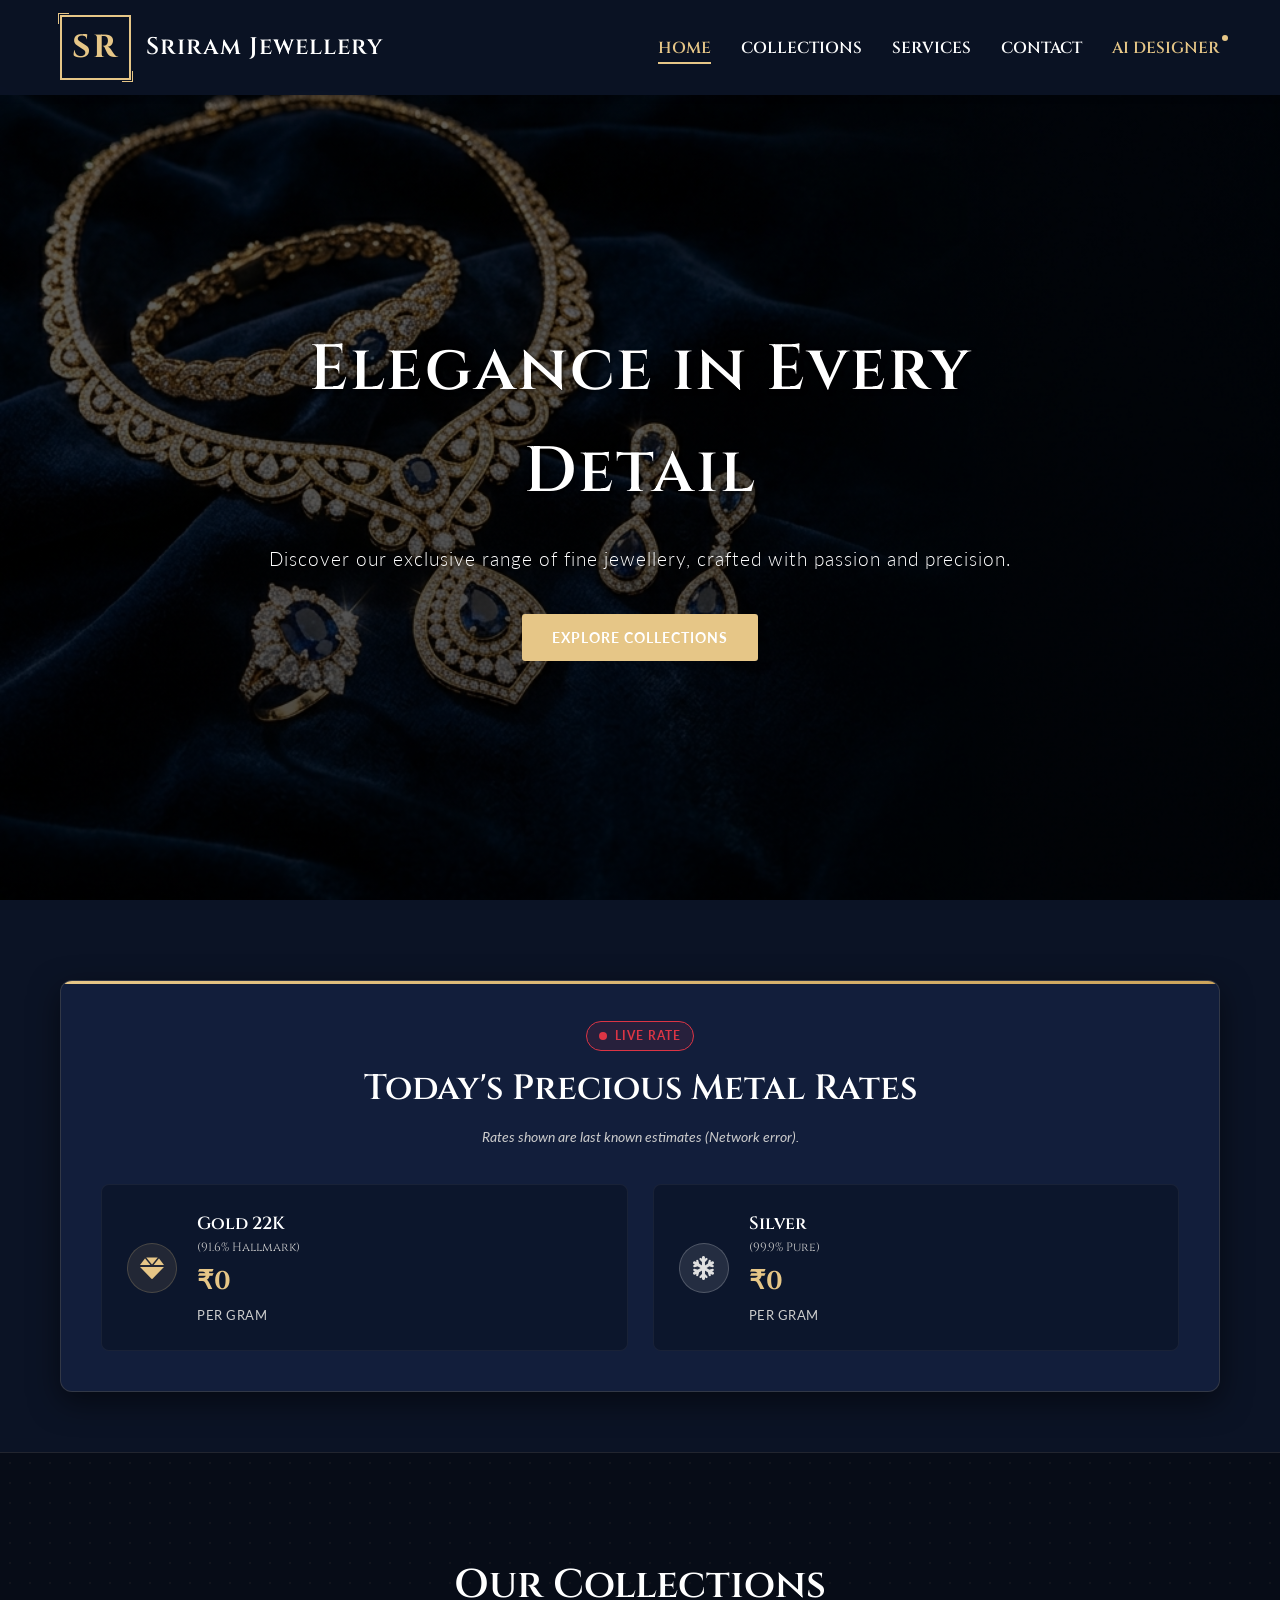
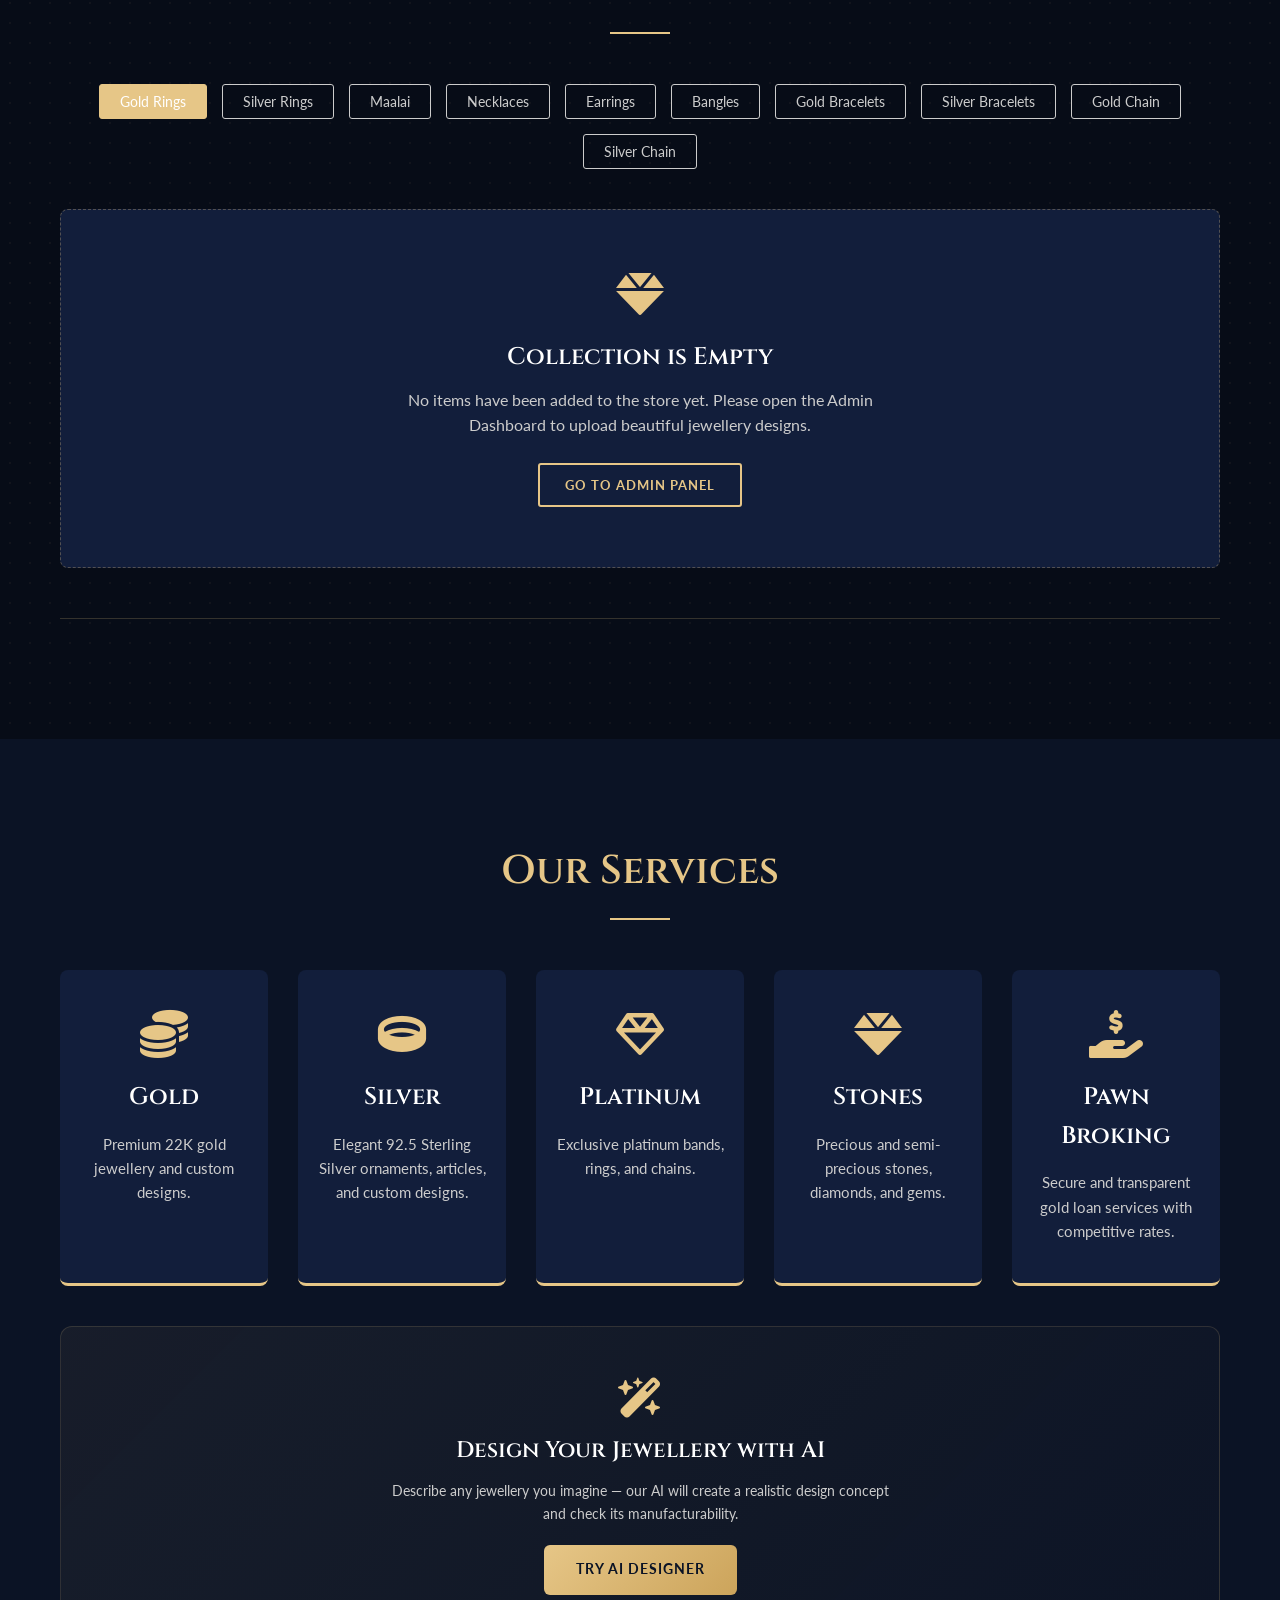
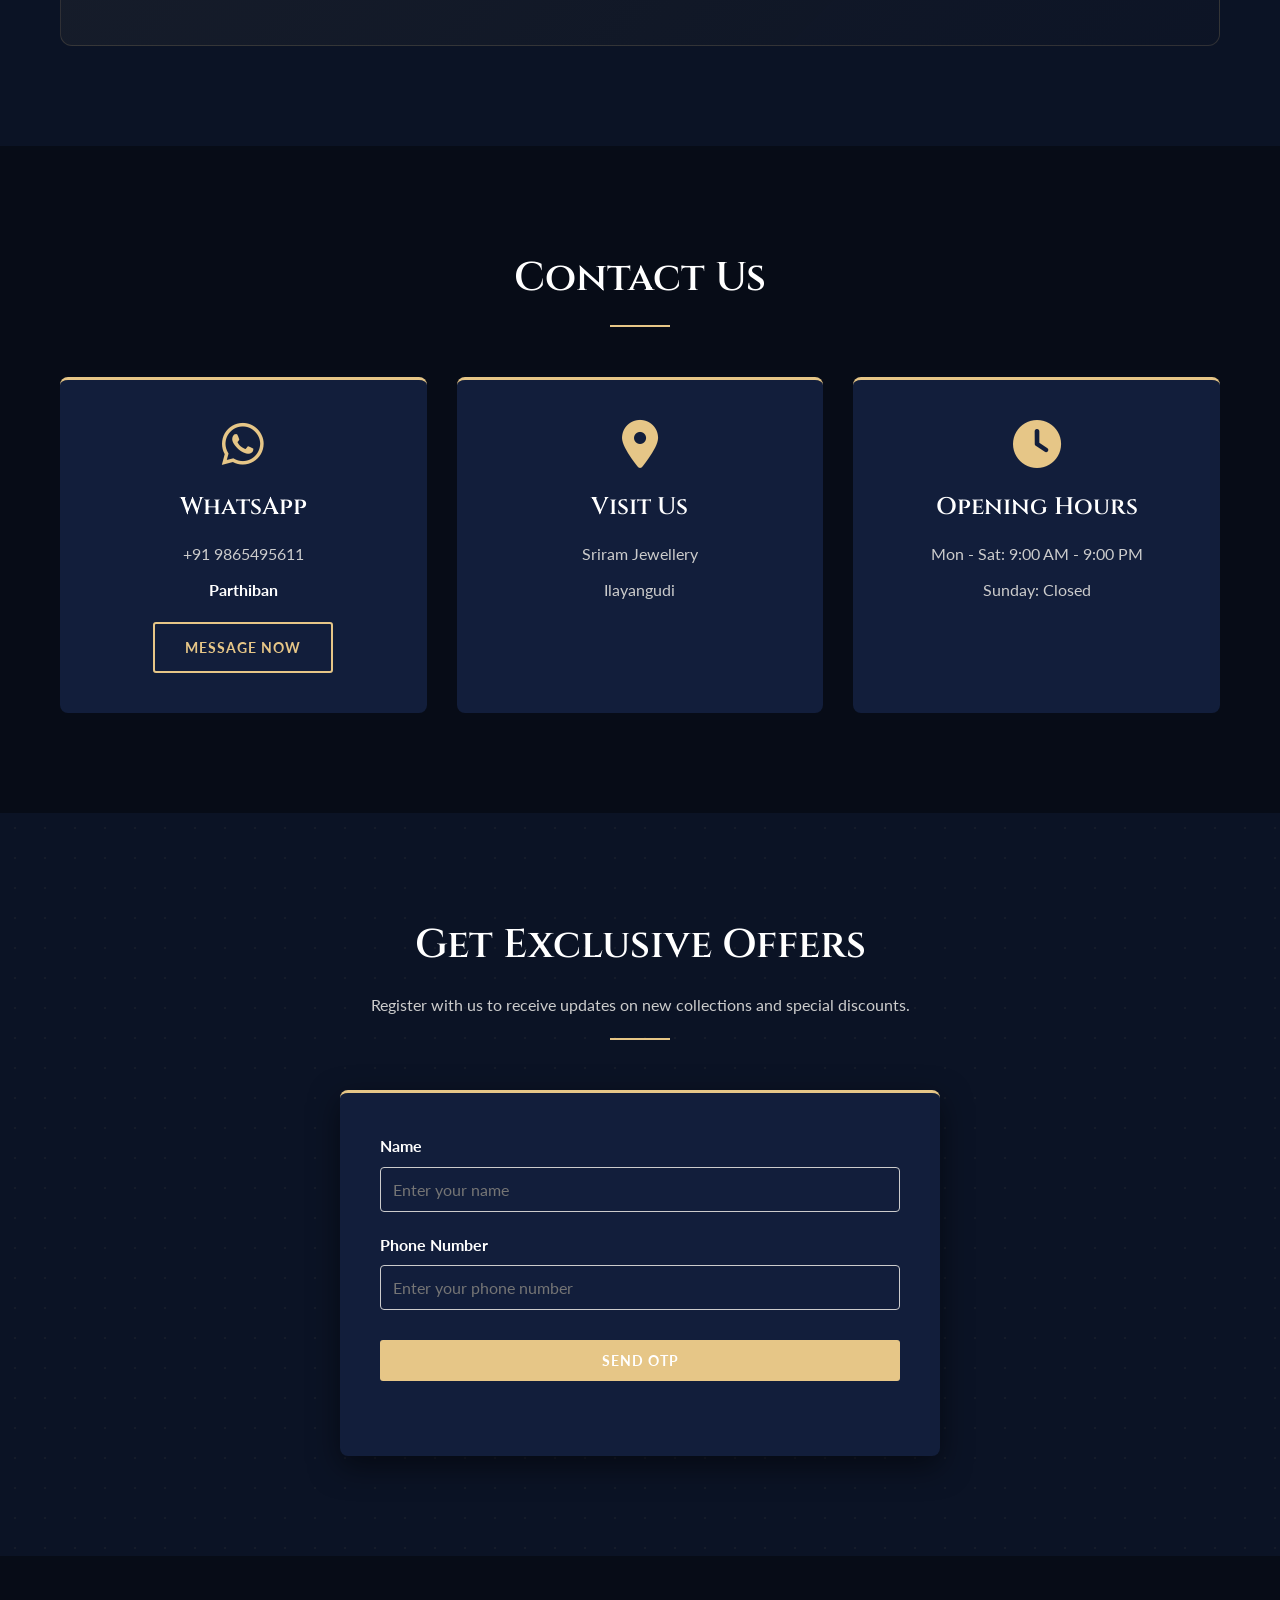
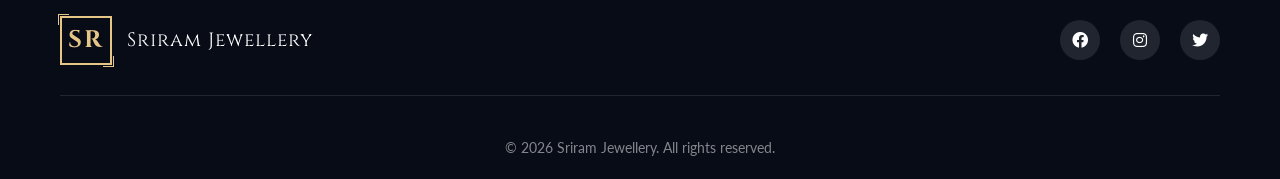
<file: index.html>
<!DOCTYPE html>
<html lang="en">
<head>
    <meta charset="UTF-8">
    <meta name="viewport" content="width=device-width, initial-scale=1.0">
    <title>Sriram Jewellery | Exclusive Collections</title>
    <link rel="stylesheet" href="style.css?v=23">
    <link href="https://fonts.googleapis.com/css2?family=Cinzel:wght@400;600;700&family=Lato:wght@300;400;700&display=swap" rel="stylesheet">
    <link rel="stylesheet" href="https://cdnjs.cloudflare.com/ajax/libs/font-awesome/6.0.0/css/all.min.css">
</head>
<body>
    <!-- Header -->
    <header>
        <div class="container header-container">
            <div class="logo-container">
                <div class="sr-logo">SR</div>
                <h1>Sriram Jewellery</h1>
            </div>
            <nav>
                <ul class="nav-links">
                    <li><a href="#home" class="active">Home</a></li>
                    <li><a href="#collections">Collections</a></li>
                    <li><a href="#services">Services</a></li>
                    <li><a href="#contact">Contact</a></li>
                    <li><a href="ai-designer.html" class="ai-designer-link">AI Designer</a></li>
                </ul>
            </nav>
            <div class="mobile-menu-btn">
                <i class="fas fa-bars"></i>
            </div>
        </div>
    </header>

    <!-- Hero Section -->
    <section id="home" class="hero">
        <div class="hero-content">
            <h2>Elegance in Every Detail</h2>
            <p>Discover our exclusive range of fine jewellery, crafted with passion and precision.</p>
            <a href="#collections" class="btn btn-primary">Explore Collections</a>
        </div>
        <div class="hero-overlay"></div>
    </section>

    <!-- Live Gold & Silver Rates Section -->
    <section id="live-rates" class="live-rates">
        <div class="container">
            <div class="rates-wrapper">
                <div class="rates-header">
                    <span class="live-badge"><span class="live-dot"></span> LIVE RATE</span>
                    <h2>Today's Precious Metal Rates</h2>
                    <p class="last-updated" id="rates-timestamp">Loading live rate...</p>
                </div>
                <div class="rates-grid">

                    <div class="rate-card">
                        <div class="rate-icon gold-icon"><i class="fas fa-gem"></i></div>
                        <div class="rate-details">
                            <h3>Gold 22K <span class="purity">(91.6% Hallmark)</span></h3>
                            <p class="rate-value" id="rate-22k">₹---</p>
                            <p class="rate-info">per Gram</p>
                        </div>
                    </div>
                    <div class="rate-card">
                        <div class="rate-icon silver-icon"><i class="fas fa-snowflake"></i></div>
                        <div class="rate-details">
                            <h3>Silver <span class="purity">(99.9% Pure)</span></h3>
                            <p class="rate-value" id="rate-silver">₹---</p>
                            <p class="rate-info">per Gram</p>
                        </div>
                    </div>
                </div>
            </div>
        </div>
    </section>
    <section id="collections" class="collections">
        <div class="container">
            <div class="section-header">
                <h2>Our Collections</h2>
                <div class="line"></div>
            </div>
            
            <div class="category-filter" id="categoryFilter">
                <button class="filter-btn active" data-filter="Rings">Gold Rings</button>
                <button class="filter-btn" data-filter="Silver Rings">Silver Rings</button>
                <button class="filter-btn" data-filter="Maalai">Maalai</button>
                <button class="filter-btn" data-filter="Necklaces">Necklaces</button>
                <button class="filter-btn" data-filter="Earrings">Earrings</button>
                <button class="filter-btn" data-filter="Bangles">Bangles</button>
                <button class="filter-btn" data-filter="Bracelets">Gold Bracelets</button>
                <button class="filter-btn" data-filter="Silver Bracelets">Silver Bracelets</button>
                <button class="filter-btn" data-filter="Chain">Gold Chain</button>
                <button class="filter-btn" data-filter="Silver Chain">Silver Chain</button>
            </div>

            <!-- Products Grid -->
            <div class="products-grid" id="productsGrid">
                <!-- Products will be injected here by JS -->
            </div>

            <!-- Pagination Controls -->
            <div class="pagination-controls" id="paginationControls">
                <!-- Pagination buttons injected here -->
            </div>
        </div>
    </section>



    <!-- Services Section -->
    <section id="services" class="services">
        <div class="container">
            <div class="section-header">
                <h2>Our Services</h2>
                <div class="line"></div>
            </div>
            <div class="services-grid">
                <div class="service-card">
                    <i class="fas fa-coins"></i>
                    <h3>Gold</h3>
                    <p>Premium 22K gold jewellery and custom designs.</p>
                </div>
                <div class="service-card">
                    <i class="fas fa-ring"></i>
                    <h3>Silver</h3>
                    <p>Elegant 92.5 Sterling Silver ornaments, articles, and custom designs.</p>
                </div>
                <div class="service-card">
                    <i class="far fa-gem"></i>
                    <h3>Platinum</h3>
                    <p>Exclusive platinum bands, rings, and chains.</p>
                </div>
                <div class="service-card">
                    <i class="fas fa-gem"></i>
                    <h3>Stones</h3>
                    <p>Precious and semi-precious stones, diamonds, and gems.</p>
                </div>
                <div class="service-card">
                    <i class="fas fa-hand-holding-usd"></i>
                    <h3>Pawn Broking</h3>
                    <p>Secure and transparent gold loan services with competitive rates.</p>
                </div>
                <div class="ai-designer-cta">
                    <i class="fas fa-wand-magic-sparkles"></i>
                    <h3>Design Your Jewellery with AI</h3>
                    <p>Describe any jewellery you imagine — our AI will create a realistic design concept and check its manufacturability.</p>
                    <a href="ai-designer.html" class="btn">Try AI Designer</a>
                </div>
            </div>
        </div>
    </section>

    <!-- Contact Section -->
    <section id="contact" class="contact">
        <div class="container">
            <div class="section-header">
                <h2>Contact Us</h2>
                <div class="line"></div>
            </div>
            <div class="contact-info">
                <div class="contact-card">
                    <i class="fab fa-whatsapp"></i>
                    <h3>WhatsApp</h3>
                    <p>+91 9865495611</p>
                    <p class="name">Parthiban</p>
                    <a href="https://wa.me/919865495611" target="_blank" class="btn btn-outline">Message Now</a>
                </div>
                <div class="contact-card">
                    <i class="fas fa-map-marker-alt"></i>
                    <h3>Visit Us</h3>
                    <p>Sriram Jewellery</p>
                    <p>Ilayangudi</p>
                </div>
                <div class="contact-card">
                    <i class="fas fa-clock"></i>
                    <h3>Opening Hours</h3>
                    <p>Mon - Sat: 9:00 AM - 9:00 PM</p>
                    <p>Sunday: Closed</p>
                </div>
            </div>
        </div>
    </section>

    <!-- Lead Generation Section -->
    <section id="lead-gen" class="lead-gen">
        <div class="container">
            <div class="section-header">
                <h2>Get Exclusive Offers</h2>
                <p>Register with us to receive updates on new collections and special discounts.</p>
                <div class="line"></div>
            </div>
            <div class="lead-form-container">
                <form id="leadForm">
                    <div id="initial-fields">
                        <div class="form-group">
                            <label for="userName">Name</label>
                            <input type="text" id="userName" class="form-control" placeholder="Enter your name" required>
                        </div>
                        <div class="form-group">
                            <label for="userPhone">Phone Number</label>
                            <input type="tel" id="userPhone" class="form-control" placeholder="Enter your phone number" required>
                        </div>
                        <button type="button" id="sendOTPBtn" class="btn btn-primary">Send OTP</button>
                    </div>
                    
                    <div id="otp-field" style="display: none; margin-top: 20px;">
                        <div class="form-group">
                            <label for="otpInput">Enter OTP (Simulated: Check Console)</label>
                            <input type="text" id="otpInput" class="form-control" placeholder="Enter 6-digit OTP">
                        </div>
                        <button type="submit" class="btn btn-primary">Verify & Register</button>
                    </div>
                    <div id="formStatus" style="margin-top: 15px; text-align: center;"></div>
                </form>
            </div>
        </div>
    </section>

    <!-- Footer -->
    <footer>
        <div class="container">
            <div class="footer-content">
                <div class="footer-logo">
                    <div class="sr-logo small">SR</div>
                    <p>Sriram Jewellery</p>
                </div>
                <div class="social-links">
                    <a href="#"><i class="fab fa-facebook"></i></a>
                    <a href="#"><i class="fab fa-instagram"></i></a>
                    <a href="#"><i class="fab fa-twitter"></i></a>
                </div>
            </div>
            <div class="copyright">
                <p>&copy; 2026 Sriram Jewellery. All rights reserved.</p>
            </div>
        </div>
    </footer>

    <!-- Image Modal -->
    <div id="imageModal" class="modal">
        <span class="close-modal">&times;</span>
        <div class="zoom-controls">
            <button id="zoomOutBtn" title="Zoom Out"><i class="fas fa-search-minus"></i></button>
            <button id="zoomResetBtn" title="Reset Zoom"><i class="fas fa-compress"></i></button>
            <button id="zoomInBtn" title="Zoom In"><i class="fas fa-search-plus"></i></button>
        </div>
        <div class="modal-image-container">
            <img class="modal-content" id="modalImage">
        </div>
        <div id="caption"></div>
    </div>

    <script src="app.js?v=28"></script>
</body>
</html>
</file>
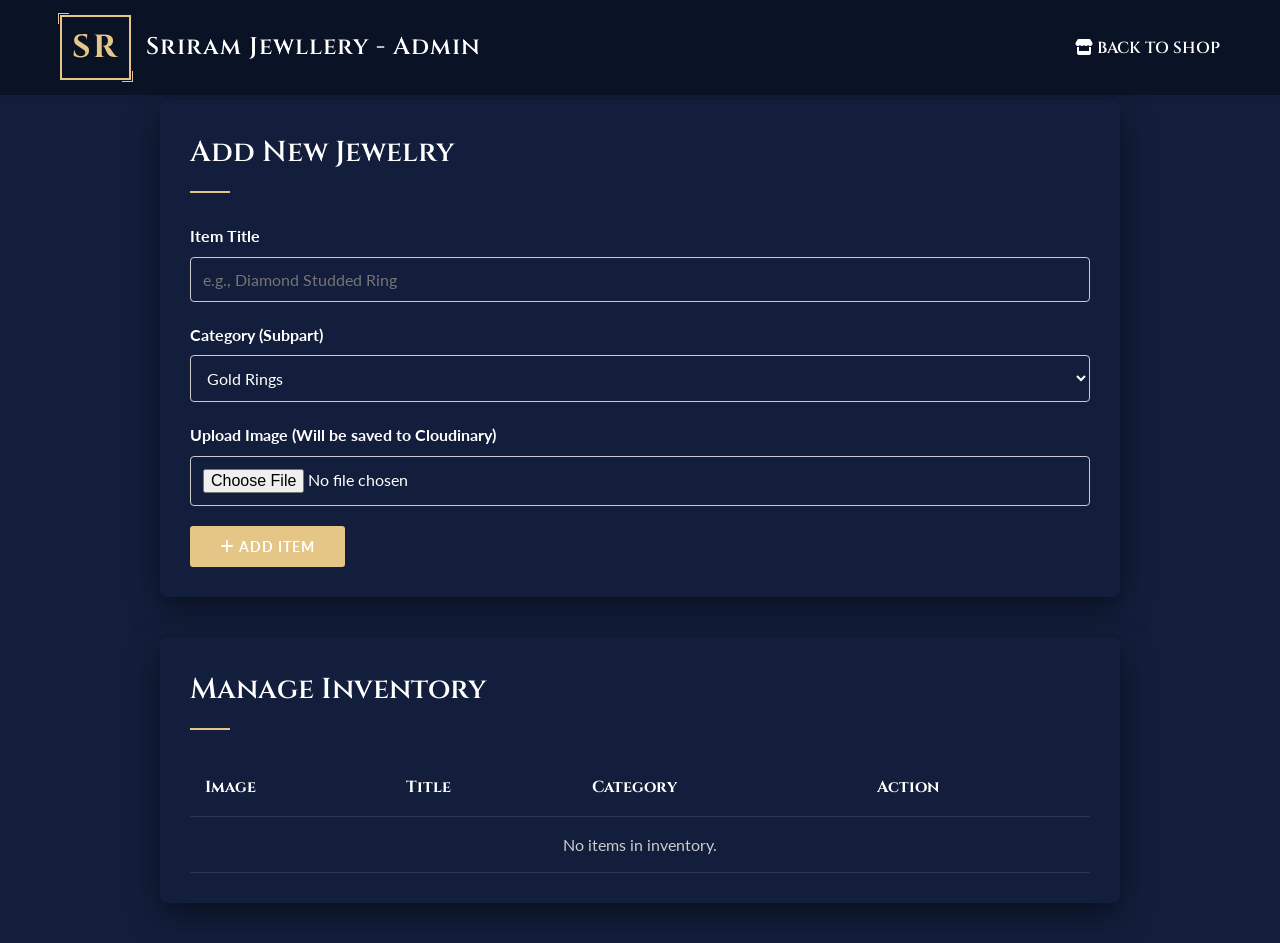
<file: admin.html>
<!DOCTYPE html>
<html lang="en">
<head>
    <meta charset="UTF-8">
    <meta name="viewport" content="width=device-width, initial-scale=1.0">
    <title>Admin Dashboard | Sriram Jewllery</title>
    <link rel="stylesheet" href="style.css">
    <link href="https://fonts.googleapis.com/css2?family=Cinzel:wght@400;600;700&family=Lato:wght@300;400;700&display=swap" rel="stylesheet">
    <link rel="stylesheet" href="https://cdnjs.cloudflare.com/ajax/libs/font-awesome/6.0.0/css/all.min.css">
</head>
<body class="admin-body">
    <!-- Header -->
    <header>
        <div class="container header-container">
            <div class="logo-container">
                <div class="sr-logo">SR</div>
                <h1>Sriram Jewllery - Admin</h1>
            </div>
            <nav>
                <ul class="nav-links">
                    <li><a href="index.html"><i class="fas fa-store"></i> Back to Shop</a></li>
                </ul>
            </nav>
        </div>
    </header>

    <div class="container admin-container">
        <!-- Add New Item Form -->
        <div class="admin-card">
            <div class="section-header" style="margin-bottom: 30px; text-align: left;">
                <h2 style="font-size: 1.8rem;">Add New Jewelry</h2>
                <div class="line" style="margin: 0; width: 40px;"></div>
            </div>
            <form id="addItemForm">
                <div class="form-group">
                    <label for="itemTitle">Item Title</label>
                    <input type="text" id="itemTitle" class="form-control" required placeholder="e.g., Diamond Studded Ring">
                </div>
                <div class="form-group">
                    <label for="itemCategory">Category (Subpart)</label>
                    <select id="itemCategory" class="form-control" required>
                        <option value="Rings">Gold Rings</option>
                        <option value="Silver Rings">Silver Rings</option>
                        <option value="Maalai">Maalai</option>
                        <option value="Necklaces">Necklaces</option>
                        <option value="Earrings">Earrings</option>
                        <option value="Bangles">Bangles</option>
                        <option value="Bracelets">Gold Bracelets</option>
                        <option value="Silver Bracelets">Silver Bracelets</option>
                        <option value="Chain">Gold Chain</option>
                        <option value="Silver Chain">Silver Chain</option>
                    </select>
                </div>
                <div class="form-group">
                    <label for="itemImage">Upload Image (Will be saved to Cloudinary)</label>
                    <input type="file" id="itemImage" class="form-control" accept="image/*" required>
                </div>
                <button type="submit" class="btn btn-primary"><i class="fas fa-plus"></i> Add Item</button>
            </form>
        </div>

        <!-- Manage Items List -->
        <div class="admin-card">
            <div class="section-header" style="margin-bottom: 30px; text-align: left;">
                <h2 style="font-size: 1.8rem;">Manage Inventory</h2>
                <div class="line" style="margin: 0; width: 40px;"></div>
            </div>
            <div style="overflow-x: auto;">
                <table class="admin-table">
                    <thead>
                        <tr>
                            <th>Image</th>
                            <th>Title</th>
                            <th>Category</th>
                            <th>Action</th>
                        </tr>
                    </thead>
                    <tbody id="adminProductsList">
                        <!-- Items injected by JS -->
                    </tbody>
                </table>
            </div>
        </div>
    </div>

    <script src="admin.js?v=8"></script>
</body>
</html>
</file>
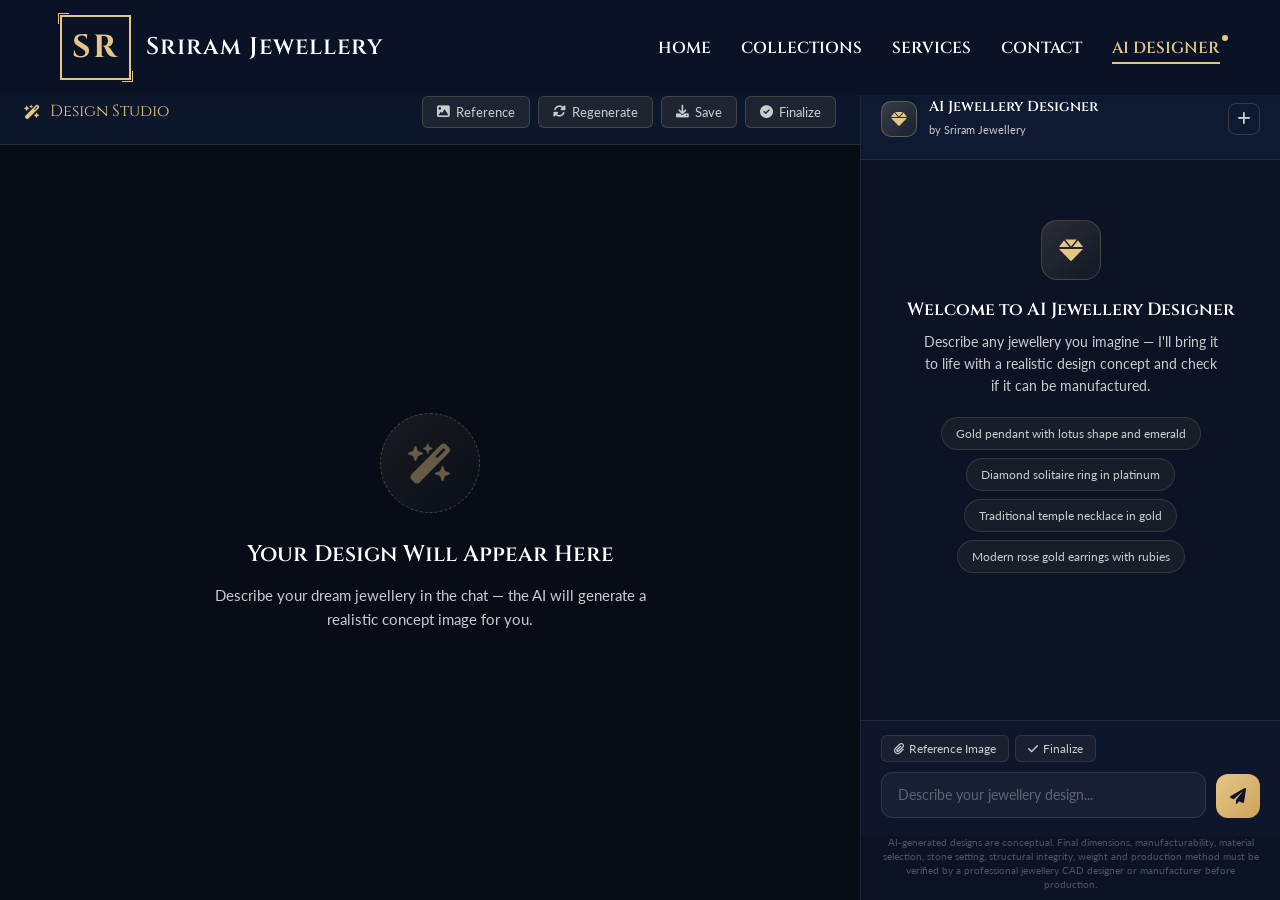
<file: ai-designer.html>
<!DOCTYPE html>
<html lang="en">
<head>
    <meta charset="UTF-8">
    <meta name="viewport" content="width=device-width, initial-scale=1.0">
    <title>AI Jewellery Designer | Sriram Jewellery</title>
    <meta name="description" content="Design your dream jewellery with AI. Describe any jewellery design in your own words and see it come to life with Sriram Jewellery's AI Designer.">
    <link rel="stylesheet" href="style.css?v=23">
    <link rel="stylesheet" href="ai-designer.css?v=1">
    <link href="https://fonts.googleapis.com/css2?family=Cinzel:wght@400;600;700&family=Lato:wght@300;400;700&display=swap" rel="stylesheet">
    <link rel="stylesheet" href="https://cdnjs.cloudflare.com/ajax/libs/font-awesome/6.0.0/css/all.min.css">
</head>
<body class="ai-designer-page">
    <!-- Header -->
    <header>
        <div class="container header-container">
            <div class="logo-container">
                <div class="sr-logo">SR</div>
                <h1>Sriram Jewellery</h1>
            </div>
            <nav>
                <ul class="nav-links">
                    <li><a href="index.html">Home</a></li>
                    <li><a href="index.html#collections">Collections</a></li>
                    <li><a href="index.html#services">Services</a></li>
                    <li><a href="index.html#contact">Contact</a></li>
                    <li><a href="ai-designer.html" class="ai-designer-link active">AI Designer</a></li>
                </ul>
            </nav>
            <div class="mobile-menu-btn">
                <i class="fas fa-bars"></i>
            </div>
        </div>
    </header>

    <!-- AI Designer Workspace -->
    <div class="ai-designer-workspace">
        <!-- Left: Design Canvas -->
        <div class="design-canvas">
            <div class="canvas-header">
                <div class="canvas-title">
                    <i class="fas fa-wand-magic-sparkles"></i>
                    <span>Design Studio</span>
                </div>
                <div class="canvas-actions">
                    <button class="canvas-btn" id="btnUploadRef" title="Upload reference image">
                        <i class="fas fa-image"></i> Reference
                    </button>
                    <button class="canvas-btn" id="btnRegenerate" title="Regenerate design">
                        <i class="fas fa-rotate"></i> Regenerate
                    </button>
                    <button class="canvas-btn" id="btnDownload" title="Download design">
                        <i class="fas fa-download"></i> Save
                    </button>
                    <button class="canvas-btn" id="btnFinalize" title="Finalize design">
                        <i class="fas fa-check-circle"></i> Finalize
                    </button>
                </div>
            </div>

            <div class="design-preview" id="designPreview">
                <div class="design-preview-empty">
                    <div class="empty-icon"><i class="fas fa-wand-magic-sparkles"></i></div>
                    <h3>Your Design Will Appear Here</h3>
                    <p>Describe your dream jewellery in the chat — the AI will generate a realistic concept image for you.</p>
                </div>
            </div>

            <!-- Manufacturability Badge -->
            <div class="mfg-badge" id="mfgBadge"></div>

            <!-- Manufacturing Details Panel -->
            <div class="mfg-details-panel" id="mfgDetailsPanel">
                <div class="mfg-details-title">
                    <span>Manufacturing Analysis</span>
                    <button class="mfg-details-close" id="mfgDetailsClose">&times;</button>
                </div>
                <div id="mfgDetailsContent"></div>
            </div>

            <!-- Version Strip -->
            <div class="version-strip" id="versionStrip">
                <span class="version-label">Versions</span>
                <div class="version-items" id="versionItems"></div>
            </div>
        </div>

        <!-- Right: Chat Panel -->
        <div class="chat-panel">
            <div class="chat-header">
                <div class="chat-header-top">
                    <div class="chat-brand">
                        <div class="chat-brand-icon"><i class="fas fa-gem"></i></div>
                        <div class="chat-brand-text">
                            <h3>AI Jewellery Designer</h3>
                            <span>by Sriram Jewellery</span>
                        </div>
                    </div>
                    <button class="chat-new-btn" id="chatNewBtn" title="New design"><i class="fas fa-plus"></i></button>
                </div>
            </div>

            <div class="chat-messages" id="chatMessages">
                <div class="welcome-message">
                    <div class="welcome-icon"><i class="fas fa-gem"></i></div>
                    <h3>Welcome to AI Jewellery Designer</h3>
                    <p>Describe any jewellery you imagine — I'll bring it to life with a realistic design concept and check if it can be manufactured.</p>
                    <div class="suggestion-chips">
                        <button class="suggestion-chip">Gold pendant with lotus shape and emerald</button>
                        <button class="suggestion-chip">Diamond solitaire ring in platinum</button>
                        <button class="suggestion-chip">Traditional temple necklace in gold</button>
                        <button class="suggestion-chip">Modern rose gold earrings with rubies</button>
                    </div>
                </div>
            </div>

            <div class="chat-input-container">
                <div class="chat-input-actions">
                    <button class="input-action-btn" id="btnUploadRef2" title="Upload reference"><i class="fas fa-paperclip"></i> Reference Image</button>
                    <button class="input-action-btn" onclick="document.getElementById('btnFinalize').click()" title="Finalize"><i class="fas fa-check"></i> Finalize</button>
                </div>
                <div class="chat-input-wrapper">
                    <textarea class="chat-input" id="chatInput" placeholder="Describe your jewellery design..." rows="1"></textarea>
                    <button class="chat-send-btn" id="chatSendBtn" title="Send"><i class="fas fa-paper-plane"></i></button>
                </div>
            </div>

            <div class="chat-disclaimer">
                <p>AI-generated designs are conceptual. Final dimensions, manufacturability, material selection, stone setting, structural integrity, weight and production method must be verified by a professional jewellery CAD designer or manufacturer before production.</p>
            </div>
        </div>
    </div>

    <!-- Reference Upload Overlay -->
    <div class="reference-upload-overlay" id="referenceUploadOverlay">
        <div class="reference-upload-box">
            <button class="reference-upload-close" id="referenceUploadClose">&times;</button>
            <h3>Upload Reference Image</h3>
            <p>Upload a jewellery photo as inspiration. Describe what to keep and what to change.</p>
            <div class="reference-drop-zone" id="referenceDropZone">
                <i class="fas fa-cloud-upload-alt"></i>
                <span class="drop-text">Drop reference image here or click to browse</span>
                <span class="drop-subtext">JPG, PNG up to 10MB</span>
            </div>
            <img class="reference-preview-img" id="referencePreviewImg" alt="Reference preview">
            <input type="file" id="referenceFileInput" accept="image/jpeg,image/png,image/webp" style="display:none">
            <div class="reference-upload-actions">
                <button class="btn btn-primary" id="referenceUseBtn">Use This Reference</button>
            </div>
        </div>
    </div>

    <!-- Finalize Design Overlay -->
    <div class="finalize-overlay" id="finalizeOverlay">
        <div class="finalize-container">
            <div class="finalize-header">
                <h2><i class="fas fa-gem" style="margin-right:10px;"></i> Final Design Summary</h2>
                <button class="finalize-close" id="finalizeClose">&times;</button>
            </div>
            <div class="finalize-body">
                <img class="finalize-image" id="finalizeImage" alt="Final design">

                <div class="finalize-grid">
                    <div class="finalize-field">
                        <div class="finalize-field-label">Design Version</div>
                        <div class="finalize-field-value" id="finalizeVersion">—</div>
                    </div>
                    <div class="finalize-field">
                        <div class="finalize-field-label">Jewellery Type</div>
                        <div class="finalize-field-value" id="finalizeType">—</div>
                    </div>
                    <div class="finalize-field">
                        <div class="finalize-field-label">Material</div>
                        <div class="finalize-field-value" id="finalizeMaterial">—</div>
                    </div>
                    <div class="finalize-field">
                        <div class="finalize-field-label">Gemstones</div>
                        <div class="finalize-field-value" id="finalizeGemstones">—</div>
                    </div>
                    <div class="finalize-field">
                        <div class="finalize-field-label">Design Style</div>
                        <div class="finalize-field-value" id="finalizeStyle">—</div>
                    </div>
                </div>

                <div class="finalize-description">
                    <div class="finalize-field-label">Design Description</div>
                    <p id="finalizeDescription">—</p>
                </div>

                <div class="finalize-mfg-status" id="finalizeMfgStatus">—</div>

                <div class="finalize-disclaimer">
                    <p>⚠️ <strong>Important:</strong> This AI-generated design is a conceptual visualization only. Exact dimensions, structural integrity, metal weight, stone settings, and manufacturing feasibility must be verified by a professional jewellery CAD designer or manufacturer before production. Sriram Jewellery's expert team will validate all aspects during the professional consultation.</p>
                </div>

                <div class="finalize-actions">
                    <button class="btn btn-primary" id="finalizeDownload"><i class="fas fa-download"></i> Download Design</button>
                    <button class="btn btn-wa-green" id="finalizeWhatsApp"><i class="fab fa-whatsapp"></i> Request Quote</button>
                    <button class="btn btn-outline" id="finalizeSendExpert"><i class="fas fa-paper-plane"></i> Send to Expert</button>
                </div>
            </div>
        </div>
    </div>

    <!-- Expert Submission Form -->
    <div class="expert-form-overlay" id="expertFormOverlay">
        <div class="expert-form-box">
            <button class="expert-form-close" id="expertFormClose">&times;</button>
            <h3>Send to Jewellery Expert</h3>
            <p>Submit your AI design concept for professional evaluation by Sriram Jewellery.</p>
            <form id="expertForm">
                <div class="form-group">
                    <label for="expertName">Your Name *</label>
                    <input type="text" id="expertName" required placeholder="Enter your name">
                </div>
                <div class="form-group">
                    <label for="expertPhone">Phone Number *</label>
                    <input type="tel" id="expertPhone" required placeholder="Enter phone number">
                </div>
                <div class="form-group">
                    <label for="expertEmail">Email (Optional)</label>
                    <input type="email" id="expertEmail" placeholder="Enter email address">
                </div>
                <div class="form-group">
                    <label for="expertNotes">Additional Notes</label>
                    <textarea id="expertNotes" rows="3" placeholder="Any specific requirements or preferences..."></textarea>
                </div>
                <button type="submit" class="btn btn-primary" style="width:100%"><i class="fas fa-paper-plane"></i> Submit for Expert Review</button>
            </form>
        </div>
    </div>

    <script src="ai-designer.js?v=1"></script>
</body>
</html>
</file>
<file: style.css>
/* CSS Variables for Premium Theme */
:root {
    --primary-color: #E6C687; /* Champagne Gold */
    --primary-dark: #cca45b;
    --secondary-color: #04291D; /* Used as an alternative dark green if needed, but main bg is blue */
    --accent-color: #121e3b; /* Slightly lighter blue for cards */
    --text-main: #FFFFFF; /* Pure White */
    --text-light: #cccccc;
    --bg-main: #0B1325; /* Deep Midnight Blue */
    --bg-dark: #070c17;
    --font-heading: 'Cinzel', serif;
    --font-body: 'Lato', sans-serif;
    --transition: all 0.3s ease;
    --shadow: 0 10px 30px rgba(0, 0, 0, 0.5);
    --shadow-hover: 0 15px 40px rgba(230, 198, 135, 0.2);
}

* {
    margin: 0;
    padding: 0;
    box-sizing: border-box;
}

body {
    font-family: var(--font-body);
    color: var(--text-main);
    background-color: var(--bg-main);
    /* Subtle luxury pattern for the body */
    background-image: 
        radial-gradient(var(--accent-color) 15%, transparent 16%),
        radial-gradient(var(--accent-color) 15%, transparent 16%);
    background-size: 60px 60px;
    background-position: 0 0, 30px 30px;
    line-height: 1.6;
    overflow-x: hidden;
}

h1, h2, h3, h4, h5, h6 {
    font-family: var(--font-heading);
    font-weight: 600;
}

a {
    text-decoration: none;
    color: inherit;
}

ul {
    list-style: none;
}

.container {
    max-width: 1200px;
    margin: 0 auto;
    padding: 0 20px;
}

/* Utilities */
.btn {
    display: inline-block;
    padding: 12px 30px;
    font-family: var(--font-body);
    font-weight: 700;
    text-transform: uppercase;
    letter-spacing: 1px;
    border: none;
    cursor: pointer;
    transition: var(--transition);
    border-radius: 3px;
    font-size: 0.9rem;
}

.btn-primary {
    background-color: var(--primary-color);
    color: white;
}

.btn-primary:hover {
    background-color: var(--primary-dark);
    transform: translateY(-2px);
    box-shadow: 0 5px 15px rgba(212, 175, 55, 0.4);
}

.btn-outline {
    background-color: transparent;
    border: 2px solid var(--primary-color);
    color: var(--primary-color);
}

.btn-outline:hover {
    background-color: var(--primary-color);
    color: white;
}

.section-header {
    text-align: center;
    margin-bottom: 50px;
}

.section-header h2 {
    font-size: 2.5rem;
    color: var(--text-main);
    margin-bottom: 15px;
}

.section-header .line {
    height: 2px;
    width: 60px;
    background-color: var(--primary-color);
    margin: 0 auto;
}

/* SR Logo Styling */
.sr-logo {
    font-family: var(--font-heading);
    font-size: 2rem;
    font-weight: 700;
    color: var(--primary-color);
    border: 2px solid var(--primary-color);
    padding: 5px 10px;
    letter-spacing: 2px;
    position: relative;
    display: inline-block;
    text-shadow: 1px 1px 2px rgba(0,0,0,0.1);
}

.sr-logo::before, .sr-logo::after {
    content: '';
    position: absolute;
    width: 10px;
    height: 10px;
    border: 1px solid var(--primary-color);
}

.sr-logo::before {
    top: -4px;
    left: -4px;
    border-right: none;
    border-bottom: none;
}

.sr-logo::after {
    bottom: -4px;
    right: -4px;
    border-left: none;
    border-top: none;
}

.sr-logo.small {
    font-size: 1.5rem;
    padding: 3px 6px;
}

/* Header & Nav */
header {
    background-color: rgba(11, 19, 37, 0.95);
    backdrop-filter: blur(10px);
    position: fixed;
    width: 100%;
    top: 0;
    z-index: 1000;
    box-shadow: 0 2px 10px rgba(0,0,0,0.05);
    padding: 15px 0;
    transition: var(--transition);
}

.header-container {
    display: flex;
    justify-content: space-between;
    align-items: center;
}

.logo-container {
    display: flex;
    align-items: center;
    gap: 15px;
}

.logo-container h1 {
    font-size: 1.5rem;
    color: var(--text-main);
    letter-spacing: 1px;
}

.nav-links {
    display: flex;
    gap: 30px;
    align-items: center;
}

.nav-links a {
    font-family: var(--font-heading);
    font-size: 1rem;
    font-weight: 600;
    color: var(--text-main);
    text-transform: uppercase;
    transition: var(--transition);
    position: relative;
}

.nav-links a::after {
    content: '';
    position: absolute;
    bottom: -5px;
    left: 0;
    width: 0;
    height: 2px;
    background-color: var(--primary-color);
    transition: var(--transition);
}

.nav-links a:hover::after, .nav-links a.active::after {
    width: 100%;
}

.nav-links a:hover, .nav-links a.active {
    color: var(--primary-color);
}

.admin-link {
    color: var(--text-light) !important;
}
.admin-link::after { display: none; }

.mobile-menu-btn {
    display: none;
    font-size: 1.5rem;
    cursor: pointer;
    color: var(--text-main);
}

/* Hero Section */
.hero {
    height: 100vh;
    background: linear-gradient(rgba(0,0,0,0.6), rgba(0,0,0,0.7)), url('hero_bg.png') center/cover no-repeat;
    display: flex;
    align-items: center;
    justify-content: center;
    text-align: center;
    color: white;
    position: relative;
    margin-top: 0;
    padding-top: 80px;
}

.hero-content {
    z-index: 2;
    max-width: 800px;
    padding: 0 20px;
    animation: fadeIn 1s ease-out;
}

.hero-content h2 {
    font-size: 4rem;
    margin-bottom: 20px;
    letter-spacing: 2px;
    text-shadow: 2px 2px 4px rgba(0,0,0,0.5);
}

.hero-content p {
    font-size: 1.2rem;
    margin-bottom: 40px;
    font-weight: 300;
    letter-spacing: 1px;
}

@keyframes fadeIn {
    from { opacity: 0; transform: translateY(20px); }
    to { opacity: 1; transform: translateY(0); }
}

/* Collections Section - Netflix Style Horizontal Scrolling */
.collections {
    padding: 100px 0;
    background-color: var(--bg-dark);
    background-image: radial-gradient(rgba(230, 198, 135, 0.05) 1px, transparent 1px);
    background-size: 20px 20px;
}

.collections .section-header h2 {
    color: white;
}

.category-filter {
    display: flex;
    justify-content: center;
    flex-wrap: wrap;
    gap: 15px;
    margin-bottom: 40px;
}

.filter-btn {
    background: transparent;
    border: 1px solid var(--text-light);
    padding: 8px 20px;
    border-radius: 3px;
    font-family: var(--font-body);
    font-size: 0.9rem;
    color: var(--text-light);
    cursor: pointer;
    transition: var(--transition);
}

.filter-btn:hover, .filter-btn.active {
    background-color: var(--primary-color);
    color: white;
    border-color: var(--primary-color);
}

.products-grid {
    display: grid;
    grid-template-columns: repeat(auto-fill, minmax(280px, 1fr));
    gap: 30px;
}

.pagination-controls {
    display: flex;
    justify-content: center;
    align-items: center;
    gap: 10px;
    margin-top: 50px;
    padding-top: 20px;
    border-top: 1px solid rgba(230, 198, 135, 0.2);
}

.page-btn {
    display: inline-flex;
    justify-content: center;
    align-items: center;
    width: 40px;
    height: 40px;
    background: transparent;
    border: 1px solid var(--text-light);
    color: var(--text-light);
    font-family: var(--font-body);
    font-size: 1rem;
    cursor: pointer;
    transition: var(--transition);
}

.page-btn:hover:not(:disabled) {
    border-color: var(--primary-color);
    color: var(--primary-color);
}

.page-btn.active {
    border-color: #8B0000; /* Dark Red border like the image */
    color: var(--primary-color);
    font-weight: bold;
}

.page-btn:disabled {
    opacity: 0.5;
    cursor: not-allowed;
}

.product-card {
    background: var(--accent-color);
    border-radius: 8px;
    overflow: hidden;
    box-shadow: var(--shadow);
    transition: var(--transition);
    position: relative;
}

.product-card:hover {
    transform: translateY(-10px);
    box-shadow: var(--shadow-hover);
}

.product-image {
    width: 100%;
    height: 300px;
    object-fit: cover;
    border-bottom: 2px solid var(--primary-color);
}

.product-info {
    padding: 20px;
    text-align: center;
}

.product-title {
    font-family: var(--font-heading);
    font-size: 1.2rem;
    color: var(--primary-color);
    margin-bottom: 5px;
}

.product-category {
    font-size: 0.85rem;
    color: var(--text-light);
    text-transform: uppercase;
    letter-spacing: 1px;
    margin-bottom: 15px;
}

.wa-btn {
    display: inline-flex;
    align-items: center;
    gap: 8px;
    background-color: #25D366; /* WhatsApp Green */
    color: white;
    padding: 10px 20px;
    border-radius: 5px;
    font-weight: bold;
    font-size: 0.9rem;
    transition: var(--transition);
}

.wa-btn:hover {
    background-color: #128C7E;
    transform: scale(1.05);
}

/* Services Section */
.services {
    padding: 100px 0;
    background-color: var(--bg-main);
}

.services .section-header h2 {
    color: var(--primary-color);
}

.services-grid {
    display: grid;
    grid-template-columns: repeat(auto-fit, minmax(200px, 1fr));
    gap: 30px;
    margin-top: 40px;
}

.service-card {
    text-align: center;
    padding: 40px 20px;
    background: var(--accent-color);
    border-radius: 8px;
    transition: var(--transition);
    border-bottom: 3px solid var(--primary-color);
}

.service-card:hover {
    transform: translateY(-5px);
    box-shadow: var(--shadow);
}

.service-card i {
    font-size: 3rem;
    color: var(--primary-color);
    margin-bottom: 20px;
}

.service-card h3 {
    font-size: 1.5rem;
    color: var(--text-main);
    margin-bottom: 15px;
    font-family: var(--font-heading);
}

.service-card p {
    color: var(--text-light);
    font-size: 0.95rem;
}

/* Contact Section */
.contact {
    padding: 100px 0;
    background-color: var(--bg-dark);
}

.contact-info {
    display: grid;
    grid-template-columns: repeat(auto-fit, minmax(300px, 1fr));
    gap: 30px;
}

.contact-card {
    text-align: center;
    padding: 40px 20px;
    background: var(--accent-color);
    border-radius: 8px;
    transition: var(--transition);
    border-top: 3px solid var(--primary-color);
}

.contact-card:hover {
    transform: translateY(-5px);
    box-shadow: var(--shadow);
}

.contact-card i {
    font-size: 3rem;
    color: var(--primary-color);
    margin-bottom: 20px;
}

.contact-card h3 {
    font-size: 1.5rem;
    margin-bottom: 15px;
    color: var(--text-main);
}

.contact-card p {
    color: var(--text-light);
    margin-bottom: 10px;
}

.contact-card .name {
    font-weight: bold;
    color: var(--text-main);
    margin-bottom: 20px;
}

/* Lead Generation Section */
.lead-gen {
    padding: 100px 0;
    background-color: var(--bg-main);
    background-image: radial-gradient(rgba(230, 198, 135, 0.05) 1px, transparent 1px);
    background-size: 30px 30px;
}

.lead-gen .section-header p {
    color: var(--text-light);
    margin-bottom: 20px;
}

.lead-form-container {
    max-width: 600px;
    margin: 0 auto;
    background: var(--accent-color);
    padding: 40px;
    border-radius: 8px;
    box-shadow: var(--shadow);
    border-top: 3px solid var(--primary-color);
}

.lead-form-container .btn {
    width: 100%;
    margin-top: 10px;
}

#formStatus {
    font-weight: bold;
    padding: 10px;
    border-radius: 4px;
}

#formStatus.success {
    color: #28a745;
}

#formStatus.error {
    color: #dc3545;
}

/* Footer */
footer {
    background-color: var(--bg-dark);
    color: white;
    padding: 60px 0 20px;
}

.footer-content {
    display: flex;
    justify-content: space-between;
    align-items: center;
    margin-bottom: 40px;
    padding-bottom: 30px;
    border-bottom: 1px solid rgba(255,255,255,0.1);
}

.footer-logo {
    display: flex;
    align-items: center;
    gap: 15px;
}

.footer-logo p {
    font-family: var(--font-heading);
    font-size: 1.2rem;
    letter-spacing: 1px;
}

.social-links {
    display: flex;
    gap: 20px;
}

.social-links a {
    display: flex;
    align-items: center;
    justify-content: center;
    width: 40px;
    height: 40px;
    border-radius: 50%;
    background-color: rgba(255,255,255,0.1);
    color: white;
    transition: var(--transition);
}

.social-links a:hover {
    background-color: var(--primary-color);
    transform: translateY(-3px);
}

.copyright {
    text-align: center;
    color: rgba(255,255,255,0.5);
    font-size: 0.9rem;
}

/* Responsive Design */
@media (max-width: 768px) {
    .nav-links {
        position: absolute;
        right: 0px;
        height: 100vh;
        top: 80px;
        background-color: rgba(10, 15, 25, 0.95);
        display: flex;
        flex-direction: column;
        align-items: center;
        width: 50%;
        transform: translateX(100%);
        transition: transform 0.3s ease-in;
        padding-top: 2rem;
        backdrop-filter: blur(10px);
    }
    
    .nav-links li {
        opacity: 0;
        margin: 1.5rem 0;
    }
    
    .nav-links.nav-active {
        transform: translateX(0%);
    }

    @keyframes navLinkFade {
        from {
            opacity: 0;
            transform: translateX(50px);
        }
        to {
            opacity: 1;
            transform: translateX(0px);
        }
    }
    
    .mobile-menu-btn {
        display: block;
        cursor: pointer;
        z-index: 100;
    }
    
    .mobile-menu-btn i {
        font-size: 1.5rem;
        color: var(--gold-primary);
    }
    
    .hero-content h2 {
        font-size: 2.5rem;
    }
    
    .logo-container h1 {
        font-size: 1.2rem;
    }
    
    .footer-content {
        flex-direction: column;
        gap: 30px;
        text-align: center;
    }
}

/* Admin Specific Styles */
.admin-body {
    background-color: var(--accent-color);
    padding-top: 100px;
}

.admin-header {
    background-color: var(--bg-dark);
    color: white;
    padding: 20px 0;
    margin-bottom: 40px;
}

.admin-container {
    max-width: 1000px;
    margin: 0 auto;
    padding: 0 20px;
}

.admin-card {
    background: var(--accent-color);
    padding: 30px;
    border-radius: 8px;
    box-shadow: var(--shadow);
    margin-bottom: 40px;
}

.form-group {
    margin-bottom: 20px;
}

.form-group label {
    display: block;
    margin-bottom: 8px;
    font-weight: bold;
    color: var(--text-main);
}

.form-control {
    width: 100%;
    padding: 12px;
    border: 1px solid var(--text-light);
    background: transparent;
    color: var(--text-main);
    border-radius: 4px;
    font-family: var(--font-body);
    font-size: 1rem;
}

.form-control:focus {
    outline: none;
    border-color: var(--primary-color);
}

select.form-control option {
    background-color: var(--bg-dark);
    color: var(--text-main);
}

.admin-table {
    width: 100%;
    border-collapse: collapse;
}

.admin-table th, .admin-table td {
    padding: 15px;
    text-align: left;
    border-bottom: 1px solid rgba(255, 255, 255, 0.1);
}

.admin-table th {
    background-color: var(--accent-color);
    color: var(--text-main);
    font-family: var(--font-heading);
}

.admin-table img {
    width: 60px;
    height: 60px;
    object-fit: cover;
    border-radius: 4px;
}

.btn-danger {
    background-color: #dc3545;
    color: white;
    padding: 8px 15px;
}

.btn-danger:hover {
    background-color: #c82333;
}

/* Image Modal */
.modal {
    display: none;
    position: fixed;
    z-index: 2000;
    padding-top: 50px;
    left: 0;
    top: 0;
    width: 100%;
    height: 100%;
    overflow: auto;
    background-color: rgba(0, 0, 0, 0.95); /* Slightly darker to compensate for no blur */
    /* Removed backdrop-filter to drastically improve zoom performance on mobile */
}

.modal-image-container {
    margin: auto;
    display: flex;
    justify-content: center;
    align-items: center;
    max-width: 90%;
    height: 80vh;
    overflow: auto; /* Allow scrolling when zoomed in */
}

.modal-content {
    display: block;
    max-width: 100%;
    max-height: 100%;
    object-fit: contain;
    border-radius: 4px;
    animation: zoom 0.3s;
    transition: transform 0.15s ease-out;
    transform-origin: center center;
    image-rendering: high-quality; /* Suggests the browser to prioritize image quality */
}

.zoom-controls {
    position: absolute;
    top: 20px;
    left: 50%;
    transform: translateX(-50%);
    z-index: 2001;
    display: flex;
    gap: 15px;
    background: rgba(0, 0, 0, 0.6);
    padding: 10px 20px;
    border-radius: 30px;
    backdrop-filter: blur(5px);
}

.zoom-controls button {
    background: none;
    border: none;
    color: white;
    font-size: 1.2rem;
    cursor: pointer;
    transition: color 0.3s, transform 0.2s;
}

.zoom-controls button:hover {
    color: var(--primary-color);
    transform: scale(1.2);
}

#caption {
    margin: auto;
    display: block;
    width: 80%;
    max-width: 700px;
    text-align: center;
    color: #ccc;
    padding: 10px 0;
    height: 150px;
    font-family: var(--font-heading);
    font-size: 1.2rem;
    animation: zoom 0.3s;
}

@keyframes zoom {
    from {transform:scale(0)}
    to {transform:scale(1)}
}

.close-modal {
    position: absolute;
    top: 15px;
    right: 35px;
    color: #f1f1f1;
    font-size: 40px;
    font-weight: bold;
    transition: 0.3s;
    cursor: pointer;
}

.close-modal:hover,
.close-modal:focus {
    color: var(--primary-color);
    text-decoration: none;
    cursor: pointer;
}

/* Make product images clickable */
.product-image {
    width: 100%;
    height: 300px;
    object-fit: cover;
    border-bottom: 2px solid var(--primary-color);
    cursor: pointer;
    transition: transform 0.3s ease;
}

.product-image:hover {
    opacity: 0.8;
}

/* Live Gold & Silver Rates Styling */
.live-rates {
    padding: 80px 0 60px;
    background-color: var(--bg-main);
    border-bottom: 1px solid rgba(230, 198, 135, 0.1);
}

.rates-wrapper {
    background: var(--accent-color);
    border: 1px solid rgba(230, 198, 135, 0.15);
    border-radius: 12px;
    padding: 40px;
    box-shadow: var(--shadow);
    text-align: center;
    position: relative;
    overflow: hidden;
}

.rates-wrapper::before {
    content: '';
    position: absolute;
    top: 0;
    left: 0;
    width: 100%;
    height: 3px;
    background: linear-gradient(90deg, var(--primary-color), var(--primary-dark));
}

.rates-header {
    margin-bottom: 35px;
}

.rates-header h2 {
    font-size: 2.2rem;
    color: var(--text-main);
    margin-top: 10px;
    margin-bottom: 10px;
}

.live-badge {
    display: inline-flex;
    align-items: center;
    gap: 8px;
    background: rgba(220, 53, 69, 0.1);
    border: 1px solid #dc3545;
    color: #dc3545;
    padding: 4px 12px;
    border-radius: 20px;
    font-size: 0.75rem;
    font-weight: 700;
    letter-spacing: 1px;
    text-transform: uppercase;
}

.live-dot {
    width: 8px;
    height: 8px;
    background-color: #dc3545;
    border-radius: 50%;
    display: inline-block;
    animation: pulse-dot 1.5s infinite;
}

@keyframes pulse-dot {
    0% { transform: scale(0.9); opacity: 1; }
    50% { transform: scale(1.3); opacity: 0.5; }
    100% { transform: scale(0.9); opacity: 1; }
}

.last-updated {
    font-size: 0.85rem;
    color: var(--text-light);
    font-style: italic;
}

.rates-grid {
    display: grid;
    grid-template-columns: repeat(auto-fit, minmax(250px, 1fr));
    gap: 25px;
}

.rate-card {
    background: rgba(7, 12, 23, 0.4);
    border: 1px solid rgba(255, 255, 255, 0.05);
    border-radius: 8px;
    padding: 25px;
    display: flex;
    align-items: center;
    gap: 20px;
    transition: var(--transition);
}

.rate-card:hover {
    transform: translateY(-5px);
    border-color: rgba(230, 198, 135, 0.3);
    background: rgba(7, 12, 23, 0.6);
}

.rate-icon {
    width: 50px;
    height: 50px;
    border-radius: 50%;
    display: flex;
    align-items: center;
    justify-content: center;
    font-size: 1.5rem;
}

.gold-icon {
    background: rgba(230, 198, 135, 0.1);
    color: var(--primary-color);
    border: 1px solid rgba(230, 198, 135, 0.2);
}

.silver-icon {
    background: rgba(255, 255, 255, 0.1);
    color: #e0e0e0;
    border: 1px solid rgba(255, 255, 255, 0.2);
}

.rate-details {
    text-align: left;
}

.rate-details h3 {
    font-size: 1.1rem;
    color: var(--text-main);
    margin-bottom: 5px;
}

.rate-details .purity {
    font-size: 0.75rem;
    font-weight: normal;
    color: var(--text-light);
    display: block;
}

.rate-value {
    font-family: var(--font-heading);
    font-size: 1.6rem;
    font-weight: 700;
    color: var(--primary-color);
    margin: 5px 0 2px;
}

.rate-info {
    font-size: 0.8rem;
    color: var(--text-light);
    text-transform: uppercase;
    letter-spacing: 0.5px;
}

/* AI Designer nav link */
.nav-links .ai-designer-link {
    position: relative;
    color: var(--primary-color) !important;
}

.nav-links .ai-designer-link::before {
    content: '';
    position: absolute;
    top: -2px;
    right: -8px;
    width: 6px;
    height: 6px;
    background: var(--primary-color);
    border-radius: 50%;
    animation: pulse-dot 2s infinite;
}

/* AI Designer CTA in Services */
.ai-designer-cta {
    text-align: center;
    padding: 50px 30px;
    background: linear-gradient(135deg, rgba(230, 198, 135, 0.06), rgba(230, 198, 135, 0.01));
    border: 1px solid rgba(230, 198, 135, 0.15);
    border-radius: 12px;
    transition: var(--transition);
    grid-column: 1 / -1;
    margin-top: 10px;
}

.ai-designer-cta:hover {
    border-color: rgba(230, 198, 135, 0.3);
    transform: translateY(-3px);
    box-shadow: 0 10px 30px rgba(230, 198, 135, 0.08);
}

.ai-designer-cta i {
    font-size: 2.5rem;
    color: var(--primary-color);
    margin-bottom: 16px;
}

.ai-designer-cta h3 {
    font-family: var(--font-heading);
    font-size: 1.4rem;
    color: var(--text-main);
    margin-bottom: 10px;
}

.ai-designer-cta p {
    color: var(--text-light);
    font-size: 0.9rem;
    margin-bottom: 20px;
    max-width: 500px;
    margin-left: auto;
    margin-right: auto;
}

.ai-designer-cta .btn {
    background: linear-gradient(135deg, var(--primary-color), var(--primary-dark));
    color: var(--bg-main);
    font-weight: 700;
    padding: 14px 32px;
    border-radius: 6px;
    font-size: 0.85rem;
}

.ai-designer-cta .btn:hover {
    transform: translateY(-2px);
    box-shadow: 0 8px 25px rgba(230, 198, 135, 0.3);
}

/* Responsiveness for rates */
@media (max-width: 768px) {
    .live-rates {
        padding: 60px 0 40px;
    }
    .rates-wrapper {
        padding: 25px;
    }
    .rate-card {
        padding: 20px;
        flex-direction: column;
        text-align: center;
    }
    .rate-details {
        text-align: center;
    }
}
</file>
<file: ai-designer.css>
/* ============================================
   AI JEWELLERY DESIGNER — Styles
   Uses existing Sriram Jewellery design tokens
   ============================================ */

/* Page Layout */
.ai-designer-page {
    padding-top: 80px;
    min-height: 100vh;
    display: flex;
    flex-direction: column;
}

.ai-designer-workspace {
    flex: 1;
    display: grid;
    grid-template-columns: 1fr 420px;
    gap: 0;
    height: calc(100vh - 80px);
    overflow: hidden;
}

/* ---- Design Canvas (Left Panel) ---- */
.design-canvas {
    display: flex;
    flex-direction: column;
    background: var(--bg-dark);
    position: relative;
    overflow: hidden;
}

.canvas-header {
    display: flex;
    align-items: center;
    justify-content: space-between;
    padding: 16px 24px;
    background: rgba(18, 30, 59, 0.6);
    border-bottom: 1px solid rgba(230, 198, 135, 0.1);
    flex-shrink: 0;
}

.canvas-title {
    font-family: var(--font-heading);
    font-size: 1rem;
    color: var(--primary-color);
    display: flex;
    align-items: center;
    gap: 10px;
}

.canvas-title i {
    font-size: 0.9rem;
}

.canvas-actions {
    display: flex;
    gap: 8px;
}

.canvas-btn {
    background: rgba(230, 198, 135, 0.08);
    border: 1px solid rgba(230, 198, 135, 0.2);
    color: var(--text-light);
    padding: 7px 14px;
    border-radius: 6px;
    font-size: 0.8rem;
    font-family: var(--font-body);
    cursor: pointer;
    transition: var(--transition);
    display: flex;
    align-items: center;
    gap: 6px;
}

.canvas-btn:hover {
    background: rgba(230, 198, 135, 0.15);
    color: var(--primary-color);
    border-color: var(--primary-color);
}

.canvas-btn.active {
    background: rgba(230, 198, 135, 0.15);
    color: var(--primary-color);
    border-color: var(--primary-color);
}

/* Image Display Area */
.design-preview {
    flex: 1;
    display: flex;
    align-items: center;
    justify-content: center;
    padding: 30px;
    position: relative;
    overflow: hidden;
}

.design-preview-empty {
    text-align: center;
    max-width: 480px;
}

.design-preview-empty .empty-icon {
    width: 100px;
    height: 100px;
    margin: 0 auto 24px;
    border-radius: 50%;
    background: linear-gradient(135deg, rgba(230, 198, 135, 0.08), rgba(230, 198, 135, 0.02));
    border: 1px dashed rgba(230, 198, 135, 0.25);
    display: flex;
    align-items: center;
    justify-content: center;
}

.design-preview-empty .empty-icon i {
    font-size: 2.5rem;
    color: rgba(230, 198, 135, 0.4);
}

.design-preview-empty h3 {
    font-family: var(--font-heading);
    font-size: 1.4rem;
    color: var(--text-main);
    margin-bottom: 10px;
}

.design-preview-empty p {
    color: var(--text-light);
    font-size: 0.95rem;
    line-height: 1.6;
}

.design-image-container {
    position: relative;
    max-width: 100%;
    max-height: 100%;
    display: flex;
    align-items: center;
    justify-content: center;
}

.design-image {
    max-width: 100%;
    max-height: calc(100vh - 280px);
    object-fit: contain;
    border-radius: 12px;
    box-shadow: 0 20px 60px rgba(0, 0, 0, 0.5);
    animation: designFadeIn 0.5s ease;
}

@keyframes designFadeIn {
    from { opacity: 0; transform: scale(0.95); }
    to { opacity: 1; transform: scale(1); }
}

/* Version Strip */
.version-strip {
    flex-shrink: 0;
    background: rgba(18, 30, 59, 0.6);
    border-top: 1px solid rgba(230, 198, 135, 0.1);
    padding: 12px 24px;
    overflow-x: auto;
    display: none;
}

.version-strip.has-versions {
    display: flex;
    align-items: center;
    gap: 12px;
}

.version-label {
    font-family: var(--font-heading);
    font-size: 0.75rem;
    color: var(--text-light);
    text-transform: uppercase;
    letter-spacing: 1px;
    white-space: nowrap;
    flex-shrink: 0;
}

.version-items {
    display: flex;
    gap: 8px;
    overflow-x: auto;
    padding: 4px 0;
    scrollbar-width: thin;
    scrollbar-color: rgba(230, 198, 135, 0.3) transparent;
}

.version-item {
    flex-shrink: 0;
    width: 56px;
    height: 56px;
    border-radius: 8px;
    border: 2px solid transparent;
    overflow: hidden;
    cursor: pointer;
    transition: var(--transition);
    position: relative;
    background: var(--accent-color);
}

.version-item:hover {
    border-color: rgba(230, 198, 135, 0.5);
    transform: translateY(-2px);
}

.version-item.active {
    border-color: var(--primary-color);
    box-shadow: 0 0 12px rgba(230, 198, 135, 0.3);
}

.version-item img {
    width: 100%;
    height: 100%;
    object-fit: cover;
}

.version-item .version-number {
    position: absolute;
    bottom: 0;
    left: 0;
    right: 0;
    background: rgba(0, 0, 0, 0.75);
    color: var(--primary-color);
    font-size: 0.6rem;
    font-weight: 700;
    text-align: center;
    padding: 1px 0;
    font-family: var(--font-body);
}

/* Manufacturability Badge */
.mfg-badge {
    display: none;
    position: absolute;
    top: 20px;
    left: 20px;
    padding: 8px 16px;
    border-radius: 8px;
    font-size: 0.8rem;
    font-weight: 700;
    font-family: var(--font-body);
    backdrop-filter: blur(10px);
    cursor: pointer;
    transition: var(--transition);
    z-index: 10;
}

.mfg-badge.visible { display: inline-flex; align-items: center; gap: 8px; }

.mfg-badge.status-ok {
    background: rgba(40, 167, 69, 0.15);
    border: 1px solid rgba(40, 167, 69, 0.4);
    color: #5cb85c;
}
.mfg-badge.status-warning {
    background: rgba(255, 193, 7, 0.15);
    border: 1px solid rgba(255, 193, 7, 0.4);
    color: #ffc107;
}
.mfg-badge.status-error {
    background: rgba(220, 53, 69, 0.15);
    border: 1px solid rgba(220, 53, 69, 0.4);
    color: #dc3545;
}
.mfg-badge.status-info {
    background: rgba(23, 162, 184, 0.15);
    border: 1px solid rgba(23, 162, 184, 0.4);
    color: #17a2b8;
}

/* Manufacturing Details Panel */
.mfg-details-panel {
    display: none;
    position: absolute;
    top: 60px;
    left: 20px;
    width: 380px;
    max-height: 400px;
    overflow-y: auto;
    background: rgba(11, 19, 37, 0.95);
    backdrop-filter: blur(15px);
    border: 1px solid rgba(230, 198, 135, 0.2);
    border-radius: 12px;
    padding: 20px;
    z-index: 20;
    box-shadow: 0 10px 40px rgba(0, 0, 0, 0.5);
    animation: slideDown 0.3s ease;
}

.mfg-details-panel.visible { display: block; }

@keyframes slideDown {
    from { opacity: 0; transform: translateY(-10px); }
    to { opacity: 1; transform: translateY(0); }
}

.mfg-details-title {
    font-family: var(--font-heading);
    font-size: 1rem;
    color: var(--primary-color);
    margin-bottom: 14px;
    display: flex;
    align-items: center;
    justify-content: space-between;
}

.mfg-details-close {
    background: none;
    border: none;
    color: var(--text-light);
    cursor: pointer;
    font-size: 1.2rem;
    padding: 4px;
}

.mfg-section-label {
    font-size: 0.75rem;
    text-transform: uppercase;
    letter-spacing: 1px;
    color: var(--text-light);
    margin: 14px 0 8px;
}

.mfg-problem-list, .mfg-recommendation-list {
    list-style: none;
    padding: 0;
    margin: 0;
}

.mfg-problem-list li {
    padding: 6px 0 6px 20px;
    position: relative;
    color: #e0a0a0;
    font-size: 0.85rem;
    line-height: 1.5;
}
.mfg-problem-list li::before {
    content: '⚠';
    position: absolute;
    left: 0;
    font-size: 0.75rem;
}

.mfg-recommendation-list li {
    padding: 6px 0 6px 20px;
    position: relative;
    color: #a0d0a0;
    font-size: 0.85rem;
    line-height: 1.5;
}
.mfg-recommendation-list li::before {
    content: '→';
    position: absolute;
    left: 0;
    color: var(--primary-color);
}

.mfg-details-text {
    color: var(--text-light);
    font-size: 0.85rem;
    line-height: 1.6;
    margin-top: 10px;
    padding-top: 10px;
    border-top: 1px solid rgba(255,255,255,0.05);
}

.mfg-generate-practical {
    width: 100%;
    margin-top: 14px;
    padding: 10px;
    background: linear-gradient(135deg, var(--primary-color), var(--primary-dark));
    border: none;
    border-radius: 6px;
    color: #0B1325;
    font-family: var(--font-body);
    font-weight: 700;
    font-size: 0.85rem;
    cursor: pointer;
    transition: var(--transition);
}

.mfg-generate-practical:hover {
    transform: translateY(-1px);
    box-shadow: 0 4px 15px rgba(230, 198, 135, 0.3);
}

/* ---- Chat Panel (Right Panel) ---- */
.chat-panel {
    display: flex;
    flex-direction: column;
    background: var(--bg-main);
    border-left: 1px solid rgba(230, 198, 135, 0.1);
    height: 100%;
    overflow: hidden;
}

.chat-header {
    padding: 18px 20px;
    background: rgba(18, 30, 59, 0.6);
    border-bottom: 1px solid rgba(230, 198, 135, 0.1);
    flex-shrink: 0;
}

.chat-header-top {
    display: flex;
    align-items: center;
    justify-content: space-between;
}

.chat-brand {
    display: flex;
    align-items: center;
    gap: 12px;
}

.chat-brand-icon {
    width: 36px;
    height: 36px;
    border-radius: 10px;
    background: linear-gradient(135deg, rgba(230, 198, 135, 0.2), rgba(230, 198, 135, 0.05));
    border: 1px solid rgba(230, 198, 135, 0.3);
    display: flex;
    align-items: center;
    justify-content: center;
    color: var(--primary-color);
    font-size: 1rem;
}

.chat-brand-text h3 {
    font-family: var(--font-heading);
    font-size: 0.9rem;
    color: var(--text-main);
    line-height: 1.2;
}

.chat-brand-text span {
    font-size: 0.7rem;
    color: var(--text-light);
}

.chat-new-btn {
    background: none;
    border: 1px solid rgba(230, 198, 135, 0.2);
    color: var(--text-light);
    width: 32px;
    height: 32px;
    border-radius: 8px;
    cursor: pointer;
    font-size: 0.9rem;
    transition: var(--transition);
    display: flex;
    align-items: center;
    justify-content: center;
}

.chat-new-btn:hover {
    border-color: var(--primary-color);
    color: var(--primary-color);
}

/* Chat Messages */
.chat-messages {
    flex: 1;
    overflow-y: auto;
    padding: 20px;
    display: flex;
    flex-direction: column;
    gap: 16px;
    scrollbar-width: thin;
    scrollbar-color: rgba(230, 198, 135, 0.2) transparent;
}

.chat-messages::-webkit-scrollbar {
    width: 5px;
}
.chat-messages::-webkit-scrollbar-track {
    background: transparent;
}
.chat-messages::-webkit-scrollbar-thumb {
    background: rgba(230, 198, 135, 0.2);
    border-radius: 10px;
}

.chat-message {
    display: flex;
    gap: 10px;
    animation: msgFadeIn 0.3s ease;
}

@keyframes msgFadeIn {
    from { opacity: 0; transform: translateY(8px); }
    to { opacity: 1; transform: translateY(0); }
}

.chat-message.user {
    flex-direction: row-reverse;
}

.msg-avatar {
    width: 30px;
    height: 30px;
    border-radius: 8px;
    display: flex;
    align-items: center;
    justify-content: center;
    font-size: 0.75rem;
    flex-shrink: 0;
    margin-top: 2px;
}

.chat-message.ai .msg-avatar {
    background: linear-gradient(135deg, rgba(230, 198, 135, 0.2), rgba(230, 198, 135, 0.05));
    border: 1px solid rgba(230, 198, 135, 0.3);
    color: var(--primary-color);
}

.chat-message.user .msg-avatar {
    background: rgba(255, 255, 255, 0.08);
    border: 1px solid rgba(255, 255, 255, 0.15);
    color: var(--text-light);
}

.msg-content {
    max-width: 85%;
}

.msg-bubble {
    padding: 12px 16px;
    border-radius: 14px;
    font-size: 0.9rem;
    line-height: 1.6;
    word-wrap: break-word;
}

.chat-message.ai .msg-bubble {
    background: rgba(18, 30, 59, 0.8);
    border: 1px solid rgba(230, 198, 135, 0.08);
    color: var(--text-main);
    border-top-left-radius: 4px;
}

.chat-message.user .msg-bubble {
    background: linear-gradient(135deg, rgba(230, 198, 135, 0.15), rgba(230, 198, 135, 0.08));
    border: 1px solid rgba(230, 198, 135, 0.2);
    color: var(--text-main);
    border-top-right-radius: 4px;
}

.msg-reference-preview {
    margin-top: 8px;
    border-radius: 8px;
    overflow: hidden;
    max-width: 200px;
}

.msg-reference-preview img {
    width: 100%;
    height: auto;
    display: block;
}

/* Welcome Message */
.welcome-message {
    text-align: center;
    padding: 40px 20px;
}

.welcome-message .welcome-icon {
    width: 60px;
    height: 60px;
    margin: 0 auto 16px;
    border-radius: 16px;
    background: linear-gradient(135deg, rgba(230, 198, 135, 0.15), rgba(230, 198, 135, 0.03));
    border: 1px solid rgba(230, 198, 135, 0.2);
    display: flex;
    align-items: center;
    justify-content: center;
    font-size: 1.5rem;
    color: var(--primary-color);
}

.welcome-message h3 {
    font-family: var(--font-heading);
    font-size: 1.1rem;
    color: var(--text-main);
    margin-bottom: 8px;
}

.welcome-message p {
    color: var(--text-light);
    font-size: 0.85rem;
    line-height: 1.6;
    max-width: 300px;
    margin: 0 auto;
}

.suggestion-chips {
    display: flex;
    flex-wrap: wrap;
    justify-content: center;
    gap: 8px;
    margin-top: 20px;
}

.suggestion-chip {
    background: rgba(230, 198, 135, 0.06);
    border: 1px solid rgba(230, 198, 135, 0.15);
    color: var(--text-light);
    padding: 8px 14px;
    border-radius: 20px;
    font-size: 0.78rem;
    font-family: var(--font-body);
    cursor: pointer;
    transition: var(--transition);
}

.suggestion-chip:hover {
    background: rgba(230, 198, 135, 0.12);
    color: var(--primary-color);
    border-color: rgba(230, 198, 135, 0.3);
}

/* Loading indicator */
.typing-indicator {
    display: flex;
    gap: 10px;
    animation: msgFadeIn 0.3s ease;
}

.typing-dots {
    display: flex;
    align-items: center;
    gap: 4px;
    padding: 14px 18px;
    background: rgba(18, 30, 59, 0.8);
    border: 1px solid rgba(230, 198, 135, 0.08);
    border-radius: 14px;
    border-top-left-radius: 4px;
}

.typing-dots span {
    width: 7px;
    height: 7px;
    background: var(--primary-color);
    border-radius: 50%;
    animation: typingBounce 1.4s infinite;
    opacity: 0.5;
}

.typing-dots span:nth-child(2) { animation-delay: 0.2s; }
.typing-dots span:nth-child(3) { animation-delay: 0.4s; }

@keyframes typingBounce {
    0%, 60%, 100% { transform: translateY(0); opacity: 0.5; }
    30% { transform: translateY(-6px); opacity: 1; }
}

.typing-status {
    font-size: 0.75rem;
    color: var(--text-light);
    margin-top: 4px;
    padding-left: 18px;
    font-style: italic;
}

/* Chat Input */
.chat-input-container {
    padding: 14px 20px 18px;
    border-top: 1px solid rgba(230, 198, 135, 0.1);
    background: rgba(18, 30, 59, 0.3);
    flex-shrink: 0;
}

.chat-input-actions {
    display: flex;
    gap: 6px;
    margin-bottom: 10px;
}

.input-action-btn {
    background: rgba(230, 198, 135, 0.06);
    border: 1px solid rgba(230, 198, 135, 0.12);
    color: var(--text-light);
    padding: 6px 12px;
    border-radius: 6px;
    font-size: 0.72rem;
    font-family: var(--font-body);
    cursor: pointer;
    transition: var(--transition);
    display: flex;
    align-items: center;
    gap: 5px;
}

.input-action-btn:hover {
    background: rgba(230, 198, 135, 0.12);
    color: var(--primary-color);
}

.chat-input-wrapper {
    display: flex;
    gap: 10px;
    align-items: flex-end;
}

.chat-input {
    flex: 1;
    resize: none;
    background: rgba(255, 255, 255, 0.04);
    border: 1px solid rgba(230, 198, 135, 0.15);
    border-radius: 12px;
    padding: 12px 16px;
    color: var(--text-main);
    font-family: var(--font-body);
    font-size: 0.9rem;
    line-height: 1.4;
    max-height: 120px;
    min-height: 44px;
    outline: none;
    transition: border-color 0.3s ease;
}

.chat-input::placeholder {
    color: rgba(204, 204, 204, 0.4);
}

.chat-input:focus {
    border-color: rgba(230, 198, 135, 0.4);
}

.chat-send-btn {
    width: 44px;
    height: 44px;
    border-radius: 12px;
    background: linear-gradient(135deg, var(--primary-color), var(--primary-dark));
    border: none;
    color: var(--bg-main);
    font-size: 1rem;
    cursor: pointer;
    transition: var(--transition);
    display: flex;
    align-items: center;
    justify-content: center;
    flex-shrink: 0;
}

.chat-send-btn:hover {
    transform: translateY(-1px);
    box-shadow: 0 4px 15px rgba(230, 198, 135, 0.3);
}

.chat-send-btn:disabled {
    opacity: 0.4;
    cursor: not-allowed;
    transform: none;
    box-shadow: none;
}

/* Disclaimer */
.chat-disclaimer {
    padding: 0 20px 8px;
    flex-shrink: 0;
}

.chat-disclaimer p {
    font-size: 0.62rem;
    color: rgba(204, 204, 204, 0.35);
    text-align: center;
    line-height: 1.4;
}

/* Reference Upload Overlay */
.reference-upload-overlay {
    display: none;
    position: fixed;
    inset: 0;
    background: rgba(0, 0, 0, 0.8);
    z-index: 3000;
    align-items: center;
    justify-content: center;
    backdrop-filter: blur(5px);
}

.reference-upload-overlay.visible {
    display: flex;
}

.reference-upload-box {
    background: var(--bg-main);
    border: 1px solid rgba(230, 198, 135, 0.2);
    border-radius: 16px;
    padding: 40px;
    width: 90%;
    max-width: 500px;
    text-align: center;
    position: relative;
    animation: designFadeIn 0.3s ease;
}

.reference-upload-box h3 {
    font-family: var(--font-heading);
    color: var(--text-main);
    margin-bottom: 8px;
}

.reference-upload-box p {
    color: var(--text-light);
    font-size: 0.85rem;
    margin-bottom: 24px;
}

.reference-drop-zone {
    border: 2px dashed rgba(230, 198, 135, 0.25);
    border-radius: 12px;
    padding: 40px 20px;
    cursor: pointer;
    transition: var(--transition);
    margin-bottom: 20px;
}

.reference-drop-zone:hover, .reference-drop-zone.dragover {
    border-color: var(--primary-color);
    background: rgba(230, 198, 135, 0.04);
}

.reference-drop-zone i {
    font-size: 2.5rem;
    color: rgba(230, 198, 135, 0.3);
    margin-bottom: 12px;
}

.reference-drop-zone .drop-text {
    display: block;
    color: var(--text-light);
    font-size: 0.85rem;
}

.reference-drop-zone .drop-subtext {
    display: block;
    color: rgba(204, 204, 204, 0.4);
    font-size: 0.75rem;
    margin-top: 4px;
}

.reference-preview-img {
    display: none;
    max-width: 200px;
    max-height: 200px;
    object-fit: contain;
    border-radius: 8px;
    margin: 12px auto;
    border: 1px solid rgba(230, 198, 135, 0.2);
}

.reference-upload-close {
    position: absolute;
    top: 16px;
    right: 16px;
    background: none;
    border: none;
    color: var(--text-light);
    font-size: 1.5rem;
    cursor: pointer;
}

.reference-upload-actions {
    display: flex;
    gap: 10px;
    justify-content: center;
}

/* Finalize Design Overlay */
.finalize-overlay {
    display: none;
    position: fixed;
    inset: 0;
    background: rgba(0, 0, 0, 0.85);
    z-index: 3000;
    overflow-y: auto;
    padding: 40px 20px;
    backdrop-filter: blur(5px);
}

.finalize-overlay.visible { display: block; }

.finalize-container {
    max-width: 800px;
    margin: 0 auto;
    background: var(--bg-main);
    border: 1px solid rgba(230, 198, 135, 0.2);
    border-radius: 16px;
    overflow: hidden;
    animation: designFadeIn 0.4s ease;
}

.finalize-header {
    padding: 24px 30px;
    background: rgba(18, 30, 59, 0.6);
    border-bottom: 1px solid rgba(230, 198, 135, 0.1);
    display: flex;
    align-items: center;
    justify-content: space-between;
}

.finalize-header h2 {
    font-family: var(--font-heading);
    font-size: 1.3rem;
    color: var(--primary-color);
}

.finalize-close {
    background: none;
    border: none;
    color: var(--text-light);
    font-size: 1.5rem;
    cursor: pointer;
}

.finalize-body {
    padding: 30px;
}

.finalize-image {
    width: 100%;
    max-height: 500px;
    object-fit: contain;
    border-radius: 12px;
    margin-bottom: 24px;
    background: var(--bg-dark);
}

.finalize-grid {
    display: grid;
    grid-template-columns: 1fr 1fr;
    gap: 20px;
    margin-bottom: 24px;
}

.finalize-field {
    background: rgba(18, 30, 59, 0.4);
    padding: 14px 18px;
    border-radius: 8px;
    border: 1px solid rgba(255, 255, 255, 0.04);
}

.finalize-field-label {
    font-size: 0.7rem;
    text-transform: uppercase;
    letter-spacing: 1px;
    color: var(--text-light);
    margin-bottom: 4px;
}

.finalize-field-value {
    color: var(--text-main);
    font-size: 0.9rem;
}

.finalize-description {
    background: rgba(18, 30, 59, 0.4);
    padding: 18px;
    border-radius: 8px;
    border: 1px solid rgba(255, 255, 255, 0.04);
    margin-bottom: 24px;
}

.finalize-description .finalize-field-label {
    margin-bottom: 8px;
}

.finalize-description p {
    color: var(--text-light);
    font-size: 0.85rem;
    line-height: 1.6;
}

.finalize-mfg-status {
    padding: 14px 18px;
    border-radius: 8px;
    margin-bottom: 24px;
    font-weight: 600;
    font-size: 0.9rem;
}

.finalize-disclaimer {
    padding: 14px 18px;
    background: rgba(255, 193, 7, 0.05);
    border: 1px solid rgba(255, 193, 7, 0.1);
    border-radius: 8px;
    margin-bottom: 24px;
}

.finalize-disclaimer p {
    font-size: 0.75rem;
    color: rgba(204, 204, 204, 0.6);
    line-height: 1.5;
}

.finalize-actions {
    display: flex;
    flex-wrap: wrap;
    gap: 10px;
}

.finalize-actions .btn {
    flex: 1;
    min-width: 180px;
    text-align: center;
    font-size: 0.82rem;
    padding: 12px 20px;
}

.btn-wa-green {
    background-color: #25D366;
    color: white;
}
.btn-wa-green:hover {
    background-color: #128C7E;
}

/* Expert Submission Form */
.expert-form-overlay {
    display: none;
    position: fixed;
    inset: 0;
    background: rgba(0, 0, 0, 0.85);
    z-index: 3100;
    align-items: center;
    justify-content: center;
    padding: 20px;
    backdrop-filter: blur(5px);
}

.expert-form-overlay.visible { display: flex; }

.expert-form-box {
    background: var(--bg-main);
    border: 1px solid rgba(230, 198, 135, 0.2);
    border-radius: 16px;
    padding: 32px;
    width: 90%;
    max-width: 480px;
    animation: designFadeIn 0.3s ease;
    position: relative;
}

.expert-form-box h3 {
    font-family: var(--font-heading);
    color: var(--primary-color);
    margin-bottom: 6px;
    font-size: 1.2rem;
}

.expert-form-box > p {
    color: var(--text-light);
    font-size: 0.8rem;
    margin-bottom: 20px;
}

.expert-form-close {
    position: absolute;
    top: 16px;
    right: 16px;
    background: none;
    border: none;
    color: var(--text-light);
    font-size: 1.5rem;
    cursor: pointer;
}

.expert-form-box .form-group {
    margin-bottom: 16px;
}

.expert-form-box .form-group label {
    display: block;
    margin-bottom: 6px;
    font-size: 0.8rem;
    color: var(--text-light);
    font-weight: 600;
}

.expert-form-box .form-group input,
.expert-form-box .form-group textarea {
    width: 100%;
    padding: 10px 14px;
    background: rgba(255, 255, 255, 0.04);
    border: 1px solid rgba(230, 198, 135, 0.15);
    border-radius: 8px;
    color: var(--text-main);
    font-family: var(--font-body);
    font-size: 0.85rem;
    outline: none;
    transition: border-color 0.3s;
}

.expert-form-box .form-group input:focus,
.expert-form-box .form-group textarea:focus {
    border-color: rgba(230, 198, 135, 0.4);
}

/* ---- Responsive ---- */
@media (max-width: 900px) {
    .ai-designer-workspace {
        grid-template-columns: 1fr;
        height: auto;
    }

    .design-canvas {
        height: 50vh;
        min-height: 350px;
    }

    .chat-panel {
        height: 50vh;
        min-height: 400px;
        border-left: none;
        border-top: 1px solid rgba(230, 198, 135, 0.1);
    }

    .mfg-details-panel {
        width: calc(100% - 40px);
        max-width: 380px;
    }

    .finalize-grid {
        grid-template-columns: 1fr;
    }
}

@media (max-width: 600px) {
    .canvas-header {
        padding: 12px 16px;
        flex-wrap: wrap;
        gap: 8px;
    }

    .canvas-actions {
        flex-wrap: wrap;
    }

    .design-preview {
        padding: 16px;
    }

    .design-image {
        max-height: calc(50vh - 180px);
    }

    .chat-input-actions {
        overflow-x: auto;
        flex-wrap: nowrap;
    }

    .finalize-actions {
        flex-direction: column;
    }

    .finalize-actions .btn {
        min-width: auto;
    }

    .reference-upload-box {
        padding: 24px;
    }
}

/* Nav highlight for AI Designer link */
.nav-links .ai-designer-link {
    position: relative;
    color: var(--primary-color) !important;
}

.nav-links .ai-designer-link::before {
    content: '';
    position: absolute;
    top: -2px;
    right: -8px;
    width: 6px;
    height: 6px;
    background: var(--primary-color);
    border-radius: 50%;
    animation: pulse-dot 2s infinite;
}

/* CTA Card in Services */
.ai-designer-cta {
    text-align: center;
    padding: 50px 30px;
    background: linear-gradient(135deg, rgba(230, 198, 135, 0.06), rgba(230, 198, 135, 0.01));
    border: 1px solid rgba(230, 198, 135, 0.15);
    border-radius: 12px;
    transition: var(--transition);
    grid-column: 1 / -1;
    margin-top: 10px;
}

.ai-designer-cta:hover {
    border-color: rgba(230, 198, 135, 0.3);
    transform: translateY(-3px);
    box-shadow: 0 10px 30px rgba(230, 198, 135, 0.08);
}

.ai-designer-cta i {
    font-size: 2.5rem;
    color: var(--primary-color);
    margin-bottom: 16px;
}

.ai-designer-cta h3 {
    font-family: var(--font-heading);
    font-size: 1.4rem;
    color: var(--text-main);
    margin-bottom: 10px;
}

.ai-designer-cta p {
    color: var(--text-light);
    font-size: 0.9rem;
    margin-bottom: 20px;
    max-width: 500px;
    margin-left: auto;
    margin-right: auto;
}

.ai-designer-cta .btn {
    background: linear-gradient(135deg, var(--primary-color), var(--primary-dark));
    color: var(--bg-main);
    font-weight: 700;
    padding: 14px 32px;
    border-radius: 6px;
    font-size: 0.85rem;
}

.ai-designer-cta .btn:hover {
    transform: translateY(-2px);
    box-shadow: 0 8px 25px rgba(230, 198, 135, 0.3);
}
</file>
